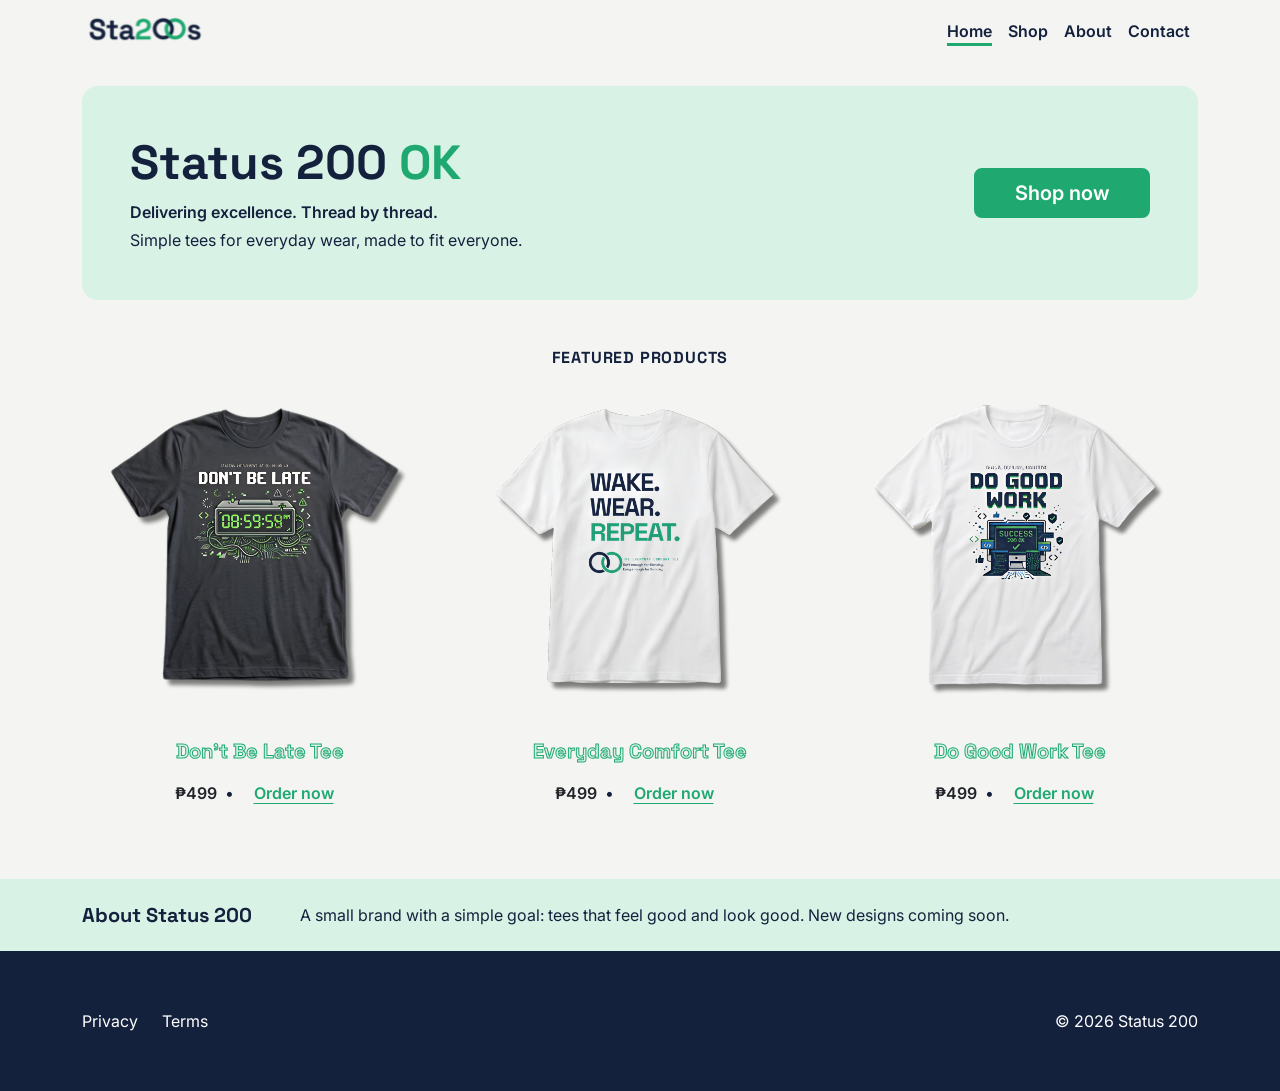
<file: index.html>
<!DOCTYPE html>
<html lang="en">
<head>
  <meta charset="UTF-8">
  <meta name="viewport" content="width=device-width, initial-scale=1">
  <meta name="description" content="Status 200 sells simple tees for everyday wear, made to fit everyone.">
  <title>Status 200 | Home</title>

  <link href="https://fonts.googleapis.com/css2?family=Inter:wght@400;600&family=Space+Grotesk:wght@700&display=swap" rel="stylesheet">
  <link href="https://cdn.jsdelivr.net/npm/bootstrap@5.3.3/dist/css/bootstrap.min.css" rel="stylesheet">
  <link href="css/style.css" rel="stylesheet">
</head>
<body>
  <a class="skip-link" href="#main-content">Skip to main content</a>

  <header>
    <nav class="navbar navbar-expand-md site-nav" aria-label="Main navigation">
      <div class="container">
        <a class="navbar-brand" href="index.html">
          <img src="images/logo.svg" alt="Status 200 home" height="36">
        </a>
        <button class="navbar-toggler" type="button" data-bs-toggle="collapse"
                data-bs-target="#mainNav" aria-controls="mainNav"
                aria-expanded="false" aria-label="Toggle navigation">
          <span class="navbar-toggler-icon"></span>
        </button>
        <div class="collapse navbar-collapse justify-content-end" id="mainNav">
          <ul class="navbar-nav">
            <li class="nav-item"><a class="nav-link" href="index.html" aria-current="page">Home</a></li>
            <li class="nav-item"><a class="nav-link" href="index.html#featured-products">Shop</a></li>
            <li class="nav-item"><a class="nav-link" href="index.html#about">About</a></li>
            <li class="nav-item"><a class="nav-link" href="contact.html">Contact</a></li>
          </ul>
        </div>
      </div>
    </nav>
  </header>

  <main id="main-content">
    <section class="container my-4">
      <div class="hero-card rounded-4 p-4 p-md-5 d-md-flex justify-content-between align-items-md-center">
        <div class="mb-4 mb-md-0">
          <h1>Status 200 <span class="accent">OK</span></h1>
          <p class="hero-tagline mb-1">Delivering excellence. Thread by thread.</p>
          <p class="mb-0">Simple tees for everyday wear, made to fit everyone.</p>
        </div>
        <a href="index.html#featured-products" class="btn btn-shop btn-lg">Shop now</a>
      </div>
    </section>

    <section id="featured-products" class="container my-5">
      <h2 class="section-title text-center mb-4">Featured Products</h2>
      <div class="row row-cols-1 row-cols-md-3 g-4 justify-content-center">

        <div class="col">
          <div class="card product-card h-100 text-center border-0">
            <a href="product-dont-be-late-tee.html">
              <img src="images/dont-be-late-tee.svg" class="card-img-top product-img"
                   alt="Don't Be Late Tee, front view" width="400" height="400">
            </a>
            <div class="card-body">
              <h3 class="product-name">Don't Be Late Tee</h3>
              <p class="product-meta mb-0">
                <span class="product-price">₱499</span>
                <span class="meta-dot" aria-hidden="true">&bull;</span>
                <a class="order-link" href="product-dont-be-late-tee.html">Order now<span class="visually-hidden">: Don't Be Late Tee</span></a>
              </p>
            </div>
          </div>
        </div>

        <div class="col">
          <div class="card product-card h-100 text-center border-0">
            <a href="product-everyday-comfort-tee.html">
              <img src="images/everyday-comfort-tee.svg" class="card-img-top product-img"
                   alt="Everyday Comfort Tee, front view" width="400" height="400">
            </a>
            <div class="card-body">
              <h3 class="product-name">Everyday Comfort Tee</h3>
              <p class="product-meta mb-0">
                <span class="product-price">₱499</span>
                <span class="meta-dot" aria-hidden="true">&bull;</span>
                <a class="order-link" href="product-everyday-comfort-tee.html">Order now<span class="visually-hidden">: Everyday Comfort Tee</span></a>
              </p>
            </div>
          </div>
        </div>

        <div class="col">
          <div class="card product-card h-100 text-center border-0">
            <a href="product-do-good-work-tee.html">
              <img src="images/do-good-work-tee.svg" class="card-img-top product-img"
                   alt="Do Good Work Tee, front view" width="400" height="400">
            </a>
            <div class="card-body">
              <h3 class="product-name">Do Good Work Tee</h3>
              <p class="product-meta mb-0">
                <span class="product-price">₱499</span>
                <span class="meta-dot" aria-hidden="true">&bull;</span>
                <a class="order-link" href="product-do-good-work-tee.html">Order now<span class="visually-hidden">: Do Good Work Tee</span></a>
              </p>
            </div>
          </div>
        </div>

      </div>
    </section>

    <section id="about" class="about-section py-4">
      <div class="container d-md-flex align-items-md-center gap-md-5">
        <h2 class="about-title mb-2 mb-md-0">About Status 200</h2>
        <p class="mb-0">A small brand with a simple goal: tees that feel good and look good. New designs coming soon.</p>
      </div>
    </section>
  </main>

  <footer class="site-footer py-5">
    <div class="container d-flex flex-column flex-md-row justify-content-between align-items-md-center gap-3">
      <nav aria-label="Footer navigation">
        <ul class="list-unstyled d-flex gap-4 mb-0">
          <li><a href="privacy.html">Privacy</a></li>
          <li><a href="privacy.html#terms">Terms</a></li>
        </ul>
      </nav>
      <p class="mb-0">© 2026 Status 200</p>
    </div>
  </footer>

  <script src="https://cdn.jsdelivr.net/npm/bootstrap@5.3.3/dist/js/bootstrap.bundle.min.js"></script>
  <script src="js/main.js"></script>
</body>
</html>
</file>
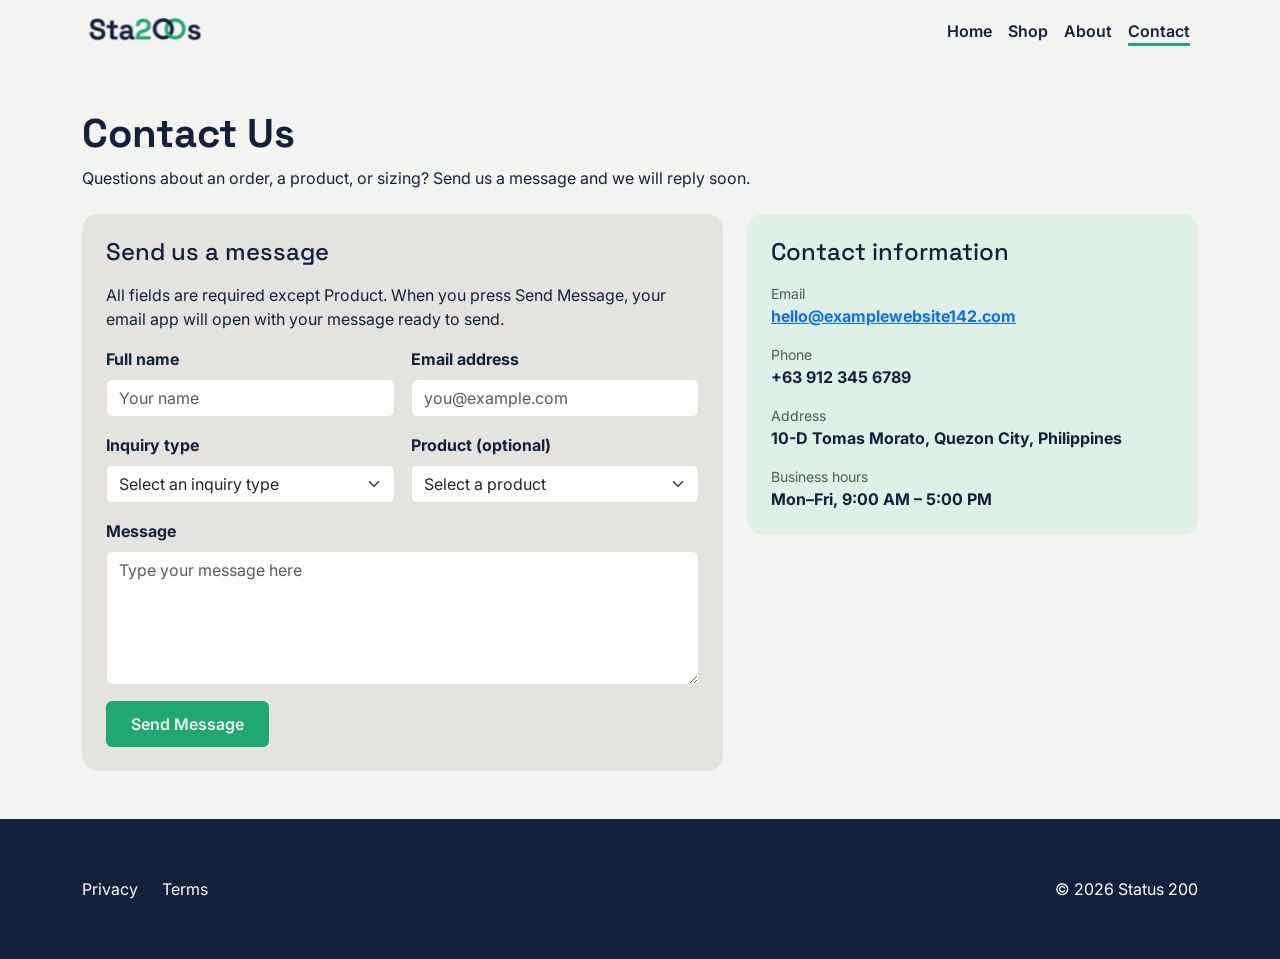
<file: contact.html>
<!DOCTYPE html>
<html lang="en">
<head>
  <meta charset="UTF-8">
  <meta name="viewport" content="width=device-width, initial-scale=1">
  <meta name="description" content="Contact Us Status 200">
  <title>Status 200 | Contact Us</title>

  <link href="https://fonts.googleapis.com/css2?family=Inter:wght@400;600&family=Space+Grotesk:wght@700&display=swap" rel="stylesheet">
  <link href="https://cdn.jsdelivr.net/npm/bootstrap@5.3.3/dist/css/bootstrap.min.css" rel="stylesheet">
  <link href="css/style.css" rel="stylesheet">
  <script src="js/mailto.js" defer></script>
</head>
<body>
  <a class="skip-link" href="#main-content">Skip to main content</a>

  <header>
    <nav class="navbar navbar-expand-md site-nav" aria-label="Main navigation">
      <div class="container">
        <a class="navbar-brand" href="index.html">
          <img src="images/logo.svg" alt="Status 200 home" height="36">
        </a>
        <button class="navbar-toggler" type="button" data-bs-toggle="collapse"
                data-bs-target="#mainNav" aria-controls="mainNav"
                aria-expanded="false" aria-label="Toggle navigation">
          <span class="navbar-toggler-icon"></span>
        </button>
        <div class="collapse navbar-collapse justify-content-end" id="mainNav">
          <ul class="navbar-nav">
            <li class="nav-item"><a class="nav-link" href="index.html">Home</a></li>
            <li class="nav-item"><a class="nav-link" href="index.html#featured-products">Shop</a></li>
            <li class="nav-item"><a class="nav-link" href="index.html#about">About</a></li>
            <li class="nav-item"><a class="nav-link" href="contact.html" aria-current="page">Contact</a></li>
          </ul>
        </div>
      </div>
    </nav>
  </header>

  <main id="main-content">
    <section class="container my-5">
      <h1>Contact Us</h1>
      <p class="contact-subtitle mb-4">Questions about an order, a product, or sizing? Send us a message and we will reply soon.</p>

      <div class="row g-4 align-items-start">
        <div class="col-md-7"> 
          <div class="contact-box p-4 rounded-4">
            <h2 class="h4 mb-3">Send us a message</h2>

            <p id="formNote" class="mb-3">All fields are required except Product. When you press Send Message, your email app will open with your message ready to send.</p>

            <form id="contactForm" class="contactForm" action="#" method="post" aria-describedby="formNote">
              <div class="row g-3">
                <div class="col-md-6">
                  <label for="fullName" class="form-label"><strong>Full name</strong></label>
                  <input type="text" class="form-control" id="fullName" placeholder="Your name" required>
                </div>

                <div class="col-md-6">
                  <label for="email" class="form-label"><strong>Email address</strong></label>
                  <input type="email" class="form-control" id="email" placeholder="you@example.com" required>
                </div>

                <div class="col-md-6">
                  <label for="inquiryType" class="form-label"><strong>Inquiry type</strong></label>
                  <select class="form-select" id="inquiryType" required>
                    <option value="" selected disabled>Select an inquiry type</option>
                    <option value="Order Inquiry">Order inquiry</option>
                    <option value="Product or Sizing">Product or sizing</option>
                    <option value="General Inquiry">General question</option>
                  </select>
                </div>

                <div class="col-md-6">
                  <label for="product" class="form-label"><strong>Product (optional)</strong></label>
                  <select class="form-select" id="product">
                    <option value="" selected>Select a product</option>
                    <option value="dont-be-late">Don't Be Late Tee</option>
                    <option value="everyday-comfort">Everyday Comfort Tee</option>
                    <option value="do-good-work">Do Good Work Tee</option>
                  </select>
                </div>

                <div class="col-12">
                  <label for="message" class="form-label"><strong>Message</strong></label>
                  <textarea class="form-control" id="message" rows="5" placeholder="Type your message here" required></textarea>
                </div>

                <div class="col-12">
                  <button type="submit" class="btn btn-send">Send Message</button>
                </div>
              </div>
            </form>

            <div id="confirmation" class="alert alert-success mt-3 mb-0 d-none" role="status" aria-live="polite">
              Your email app should now open with your message. Please press Send in your email app to complete it.
            </div>
          </div>    
        </div>

        <div class="col-md-5">
          <div class="info-box p-4 rounded-4">
            <h2 class="h4 mb-3">Contact information</h2>

            <p class="mb-3">
              <small class="text-muted d-block">Email</small>
              <strong><a href="mailto:hello@examplewebsite142.com">hello@examplewebsite142.com</a></strong>
            </p>

            <p class="mb-3">
              <small class="text-muted d-block">Phone</small>
              <strong>+63 912 345 6789</strong>
            </p>

            <p class="mb-3">
              <small class="text-muted d-block">Address</small>
              <strong>10-D Tomas Morato, Quezon City, Philippines</strong>
            </p>

            <p class="mb-0">
              <small class="text-muted d-block">Business hours</small>
              <strong>Mon–Fri, 9:00 AM – 5:00 PM</strong>
            </p>
          </div>
        </div>
      </div>
    </section>
  </main>

  <footer class="site-footer py-5">
    <div class="container d-flex flex-column flex-md-row justify-content-between align-items-md-center gap-3">
      <nav aria-label="Footer navigation">
        <ul class="list-unstyled d-flex gap-4 mb-0">
          <li><a href="privacy.html">Privacy</a></li>
          <li><a href="privacy.html#terms">Terms</a></li>
        </ul>
      </nav>
      <p class="mb-0">© 2026 Status 200</p>
    </div>
  </footer>

  <script src="https://cdn.jsdelivr.net/npm/bootstrap@5.3.3/dist/js/bootstrap.bundle.min.js"></script>
</body>
</html>
</file>
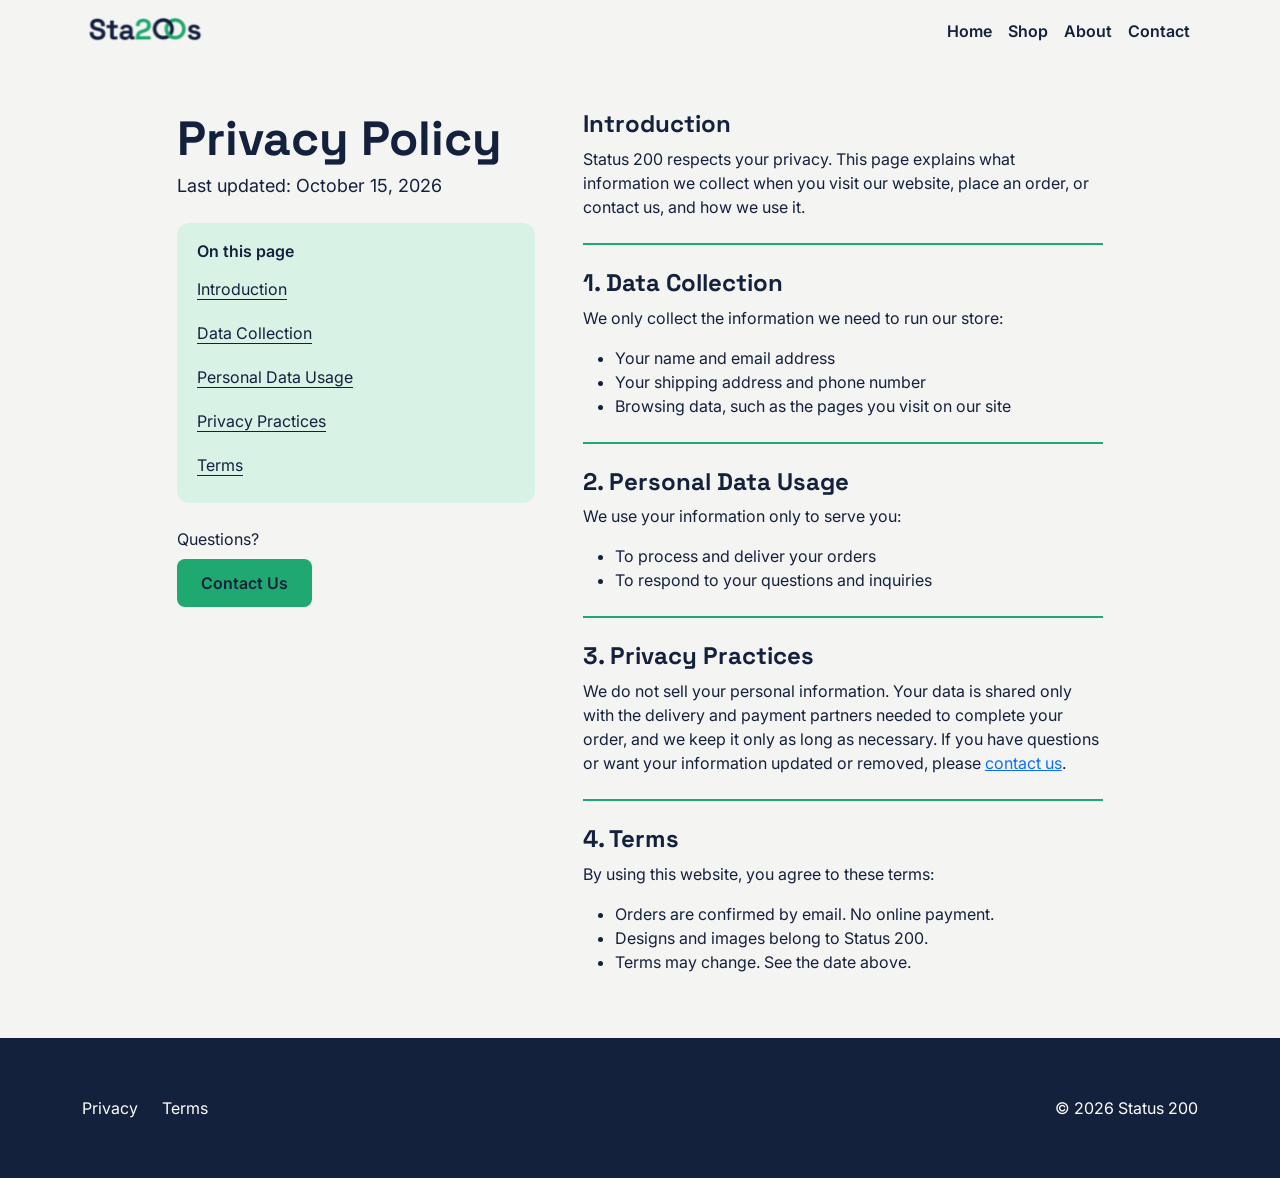
<file: privacy.html>
<!DOCTYPE html>
<html lang="en">
<head>
  <meta charset="utf-8">
  <meta name="viewport" content="width=device-width, initial-scale=1">
  <meta name="description" content="How Status 200 collects, uses and protects your information.">
  <title>Status 200 | Privacy Policy</title>
  <link rel="preconnect" href="https://fonts.googleapis.com">
  <link rel="preconnect" href="https://fonts.gstatic.com" crossorigin>
  <link href="https://fonts.googleapis.com/css2?family=Inter:wght@400;600&family=Space+Grotesk:wght@700&display=swap" rel="stylesheet">
  <link href="https://cdn.jsdelivr.net/npm/bootstrap@5.3.3/dist/css/bootstrap.min.css" rel="stylesheet">
  <link href="css/style.css" rel="stylesheet">
</head>
<body>
  <a class="skip-link" href="#main-content">Skip to main content</a>

  <header>
    <nav class="navbar navbar-expand-md site-nav" aria-label="Main navigation">
      <div class="container">
        <a class="navbar-brand" href="index.html"><img src="images/logo.svg" alt="Status 200 home" height="36"></a>
        <button class="navbar-toggler" type="button" data-bs-toggle="collapse" data-bs-target="#mainNav" aria-controls="mainNav" aria-expanded="false" aria-label="Toggle navigation">
          <span class="navbar-toggler-icon"></span>
        </button>
        <div class="collapse navbar-collapse justify-content-end" id="mainNav">
          <ul class="navbar-nav">
            <li class="nav-item"><a class="nav-link" href="index.html">Home</a></li>
            <li class="nav-item"><a class="nav-link" href="index.html#featured-products">Shop</a></li>
            <li class="nav-item"><a class="nav-link" href="index.html#about">About</a></li>
            <li class="nav-item"><a class="nav-link" href="contact.html">Contact</a></li>
          </ul>
        </div>
      </div>
    </nav>
  </header>

  <main id="main-content" class="container py-4 py-lg-5">
    <div class="row justify-content-center">
      <div class="col-lg-10">
        <div class="row g-4 g-lg-5">
          <aside class="col-lg-5" aria-label="Page sidebar">
            <h1 class="policy-title mb-1">Privacy Policy</h1>
            <p class="policy-date mb-4">Last updated: <time datetime="2026-10-15">October 15, 2026</time></p>

            <nav class="toc" aria-labelledby="toc-title">
              <p id="toc-title" class="fw-semibold mb-1">On this page</p>
              <ul class="list-unstyled mb-0">
                <li><a href="#introduction">Introduction</a></li>
                <li><a href="#data-collection">Data Collection</a></li>
                <li><a href="#personal-data-usage">Personal Data Usage</a></li>
                <li><a href="#privacy-practices">Privacy Practices</a></li>
                <li><a href="#terms">Terms</a></li>
              </ul>
            </nav>
            <div class="mt-4">
              <p class="mb-2">Questions?</p>
              <a class="btn btn-contact" href="contact.html">Contact Us</a>
            </div>
          </aside>

          <article class="col-lg-7">
            <section class="policy-section" aria-labelledby="introduction">
              <h2 id="introduction">Introduction</h2>
              <p>Status 200 respects your privacy. This page explains what information we collect when you visit our website, place an order, or contact us, and how we use it.</p>
            </section>
            <hr class="divider">
            <section class="policy-section" aria-labelledby="data-collection">
              <h2 id="data-collection">1. Data Collection</h2>
              <p>We only collect the information we need to run our store:</p>
              <ul>
                <li>Your name and email address</li>
                <li>Your shipping address and phone number</li>
                <li>Browsing data, such as the pages you visit on our site</li>
              </ul>
            </section>
            <hr class="divider">
            <section class="policy-section" aria-labelledby="personal-data-usage">
              <h2 id="personal-data-usage">2. Personal Data Usage</h2>
              <p>We use your information only to serve you:</p>
              <ul>
                <li>To process and deliver your orders</li>
                <li>To respond to your questions and inquiries</li>
              </ul>
            </section>
            <hr class="divider">
            <section class="policy-section" aria-labelledby="privacy-practices">
              <h2 id="privacy-practices">3. Privacy Practices</h2>
              <p>We do not sell your personal information. Your data is shared only with the delivery and payment partners needed to complete your order, and we keep it only as long as necessary. If you have questions or want your information updated or removed, please <a href="contact.html">contact us</a>.</p>
            </section>
            <hr class="divider">
            <section class="policy-section" aria-labelledby="terms">
              <h2 id="terms">4. Terms</h2>
              <p>By using this website, you agree to these terms:</p>
              <ul>
                <li>Orders are confirmed by email. No online payment.</li>
                <li>Designs and images belong to Status 200.</li>
                <li>Terms may change. See the date above.</li>
              </ul>
            </section>
          </article>
        </div>
      </div>
    </div>
  </main>

  <footer class="site-footer py-5">
    <div class="container d-flex flex-column flex-md-row justify-content-between align-items-md-center gap-3">
      <nav aria-label="Footer navigation">
        <ul class="list-unstyled d-flex gap-4 mb-0">
          <li><a href="privacy.html">Privacy</a></li>
          <li><a href="privacy.html#terms">Terms</a></li>
        </ul>
      </nav>
      <p class="mb-0">&copy; 2026 Status 200</p>
    </div>
  </footer>

  <script src="https://cdn.jsdelivr.net/npm/bootstrap@5.3.3/dist/js/bootstrap.bundle.min.js"></script>
  <script src="js/main.js"></script>
</body>
</html>
</file>
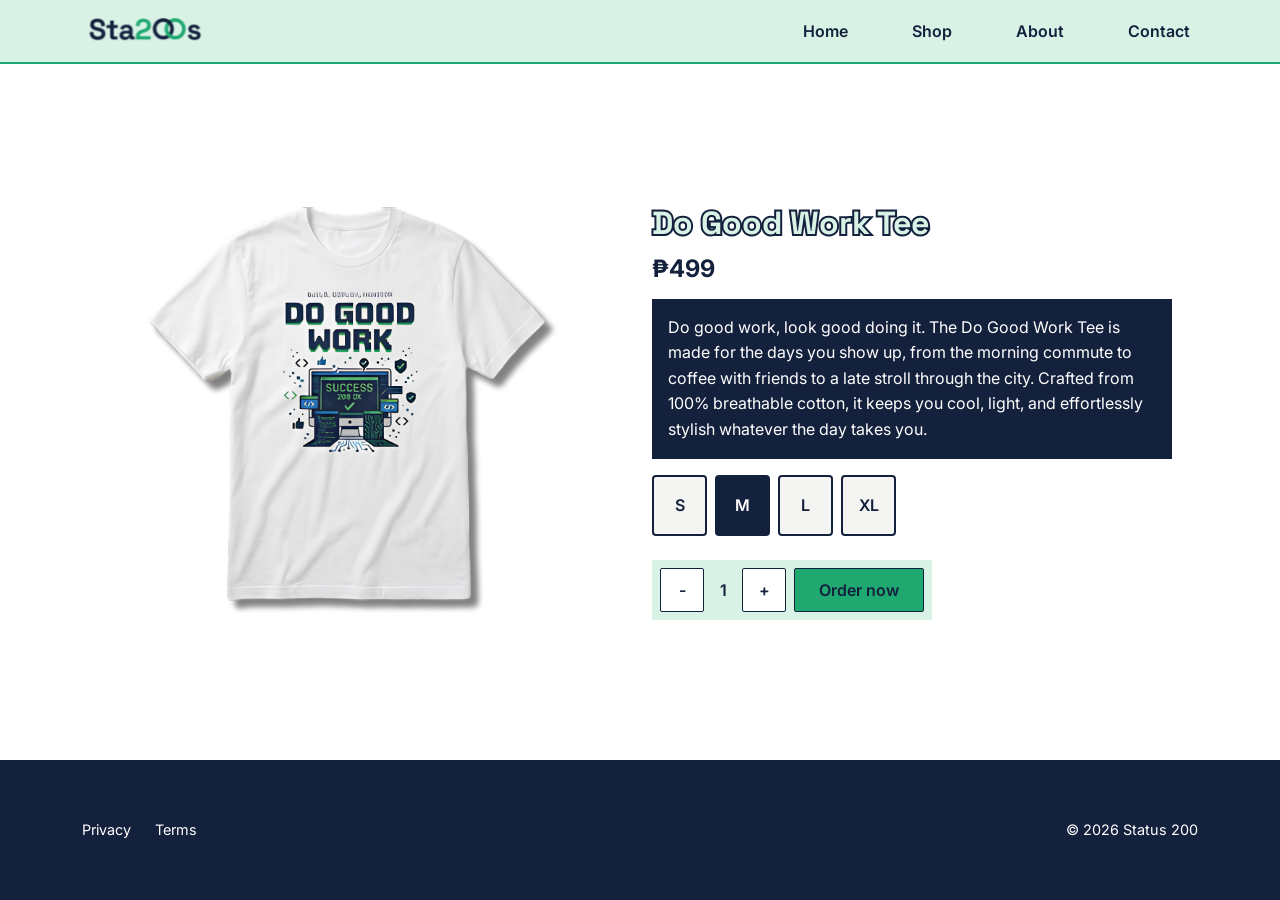
<file: product-do-good-work-tee.html>
<!DOCTYPE html>
<html lang="en">
<head>
  <meta charset="UTF-8">
  <meta name="viewport" content="width=device-width, initial-scale=1">
  <meta name="description" content="Do Good Work Tee by Status 200. Pick a size and order by email.">
  <title>Status 200 | Do Good Work Tee</title>

  <link href="https://fonts.googleapis.com/css2?family=Inter:wght@400;600&family=Space+Grotesk:wght@700&display=swap" rel="stylesheet">
  <link href="https://cdn.jsdelivr.net/npm/bootstrap@5.3.3/dist/css/bootstrap.min.css" rel="stylesheet">
  <link href="css/style.css" rel="stylesheet">
  <link href="css/product.css" rel="stylesheet">
</head>
<body>
  <a class="skip-link" href="#main-content">Skip to main content</a>

  <header>
    <nav class="navbar navbar-expand-md site-nav" aria-label="Main navigation">
      <div class="container">
        <a class="navbar-brand" href="index.html">
          <img src="images/logo.svg" alt="Status 200 home" height="36">
        </a>
        <button class="navbar-toggler" type="button" data-bs-toggle="collapse"
                data-bs-target="#mainNav" aria-controls="mainNav"
                aria-expanded="false" aria-label="Toggle navigation">
          <span class="navbar-toggler-icon"></span>
        </button>
        <div class="collapse navbar-collapse justify-content-end" id="mainNav">
          <ul class="navbar-nav">
            <li class="nav-item"><a class="nav-link" href="index.html">Home</a></li>
            <li class="nav-item"><a class="nav-link" href="index.html#featured-products">Shop</a></li>
            <li class="nav-item"><a class="nav-link" href="index.html#about">About</a></li>
            <li class="nav-item"><a class="nav-link" href="contact.html">Contact</a></li>
          </ul>
        </div>
      </div>
    </nav>
  </header>

  <main id="main-content" class="container product-section">
    <div class="row align-items-center">

      <div class="col-md-6 text-center">
        <img src="images/do-good-work-tee.svg" alt="Do Good Work Tee, front view"
             class="product-img" width="600" height="600">
      </div>

      <div class="col-md-6">
        <div class="product-details">
          <h1 class="product-heading">Do Good Work Tee</h1>
          <p class="product-price">₱499</p>

          <p class="product-description">
            Do good work, look good doing it. The Do Good Work Tee is
            made for the days you show up, from the morning commute to
            coffee with friends to a late stroll through the city. Crafted
            from 100% breathable cotton, it keeps you cool, light, and
            effortlessly stylish whatever the day takes you.
          </p>

          <div class="size-options" role="group" aria-label="Size">
            <button class="size-btn" type="button" aria-pressed="false">S</button>
            <button class="size-btn active" type="button" aria-pressed="true">M</button>
            <button class="size-btn" type="button" aria-pressed="false">L</button>
            <button class="size-btn" type="button" aria-pressed="false">XL</button>
          </div>

          <div class="order-controls">
            <div class="quantity-control" role="group" aria-label="Quantity">
              <button type="button" id="qty-minus" aria-label="Decrease quantity">-</button>
              <span id="quantity" aria-live="polite">1</span>
              <button type="button" id="qty-plus" aria-label="Increase quantity">+</button>
            </div>
            <button type="button" class="order-button" id="order-btn"
                    data-product="Do Good Work Tee" aria-describedby="order-note">Order now</button>
          </div>
          <p id="order-note" class="visually-hidden">Opens your email app with your order ready to send.</p>
        </div>
      </div>

    </div>
  </main>

  <footer class="site-footer py-5">
    <div class="container d-flex flex-column flex-md-row justify-content-between align-items-md-center gap-3">
      <nav aria-label="Footer navigation">
        <ul class="list-unstyled d-flex gap-4 mb-0">
          <li><a href="privacy.html">Privacy</a></li>
          <li><a href="privacy.html#terms">Terms</a></li>
        </ul>
      </nav>
      <p class="mb-0">© 2026 Status 200</p>
    </div>
  </footer>

  <script src="https://cdn.jsdelivr.net/npm/bootstrap@5.3.3/dist/js/bootstrap.bundle.min.js"></script>
  <script src="js/order.js"></script>
</body>
</html>
</file>
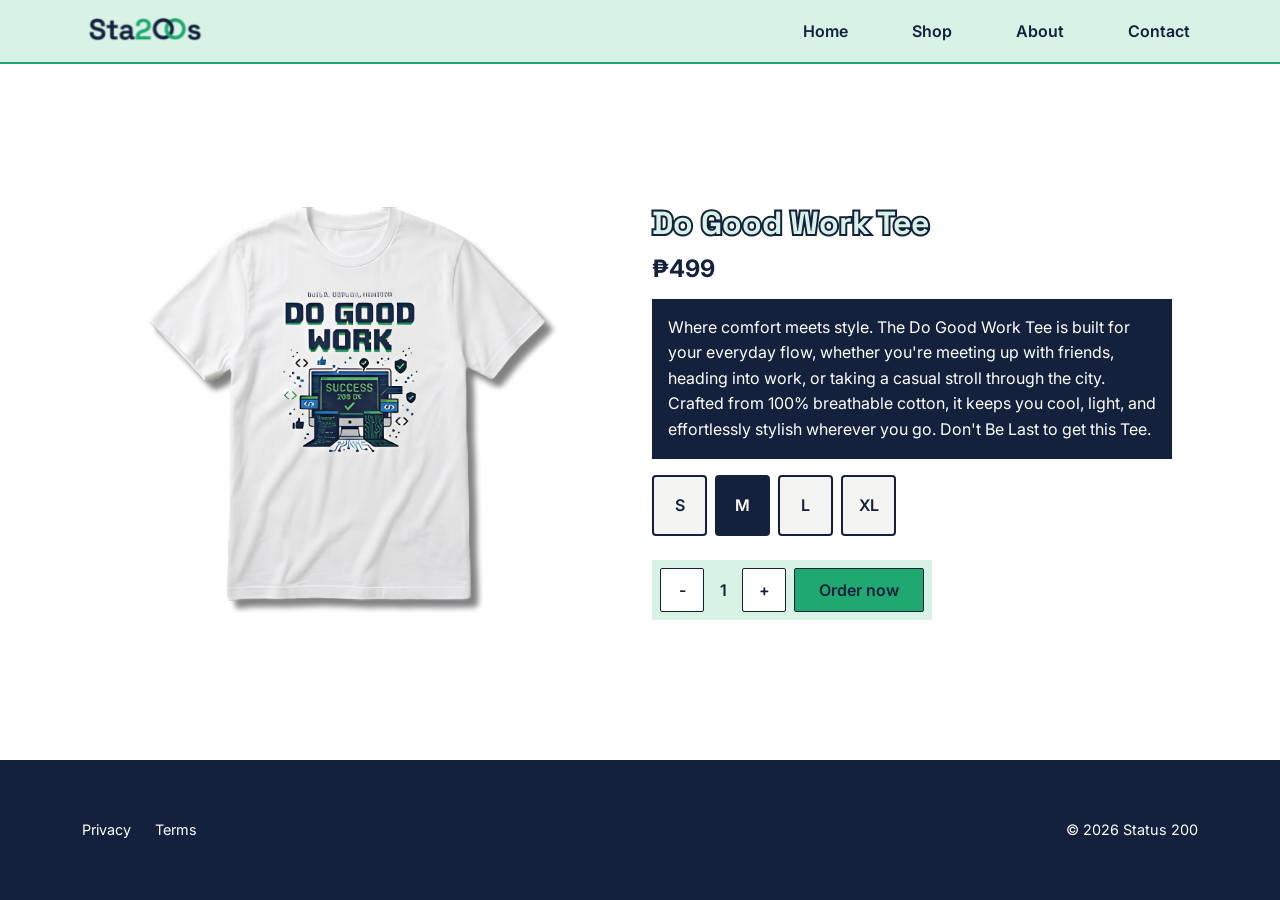
<file: product-do-good-work.html>
<!DOCTYPE html>
<html lang="en">
<head>
  <meta charset="UTF-8">
  <meta name="viewport" content="width=device-width, initial-scale=1">
  <meta name="description" content="Don't Be Late Tee by Status 200. Pick a size and order by email.">
  <title>Status 200 | Do Good Work Tee</title>

  <link href="https://fonts.googleapis.com/css2?family=Inter:wght@400;600&family=Space+Grotesk:wght@700&display=swap" rel="stylesheet">
  <link href="https://cdn.jsdelivr.net/npm/bootstrap@5.3.3/dist/css/bootstrap.min.css" rel="stylesheet">
  <link href="css/style.css" rel="stylesheet">
  <link href="css/product.css" rel="stylesheet">
</head>
<body>
  <a class="skip-link" href="#main-content">Skip to main content</a>

  <header>
    <nav class="navbar navbar-expand-md site-nav" aria-label="Main navigation">
      <div class="container">
        <a class="navbar-brand" href="index.html">
          <img src="images/logo.svg" alt="Status 200 home" height="36">
        </a>
        <button class="navbar-toggler" type="button" data-bs-toggle="collapse"
                data-bs-target="#mainNav" aria-controls="mainNav"
                aria-expanded="false" aria-label="Toggle navigation">
          <span class="navbar-toggler-icon"></span>
        </button>
        <div class="collapse navbar-collapse justify-content-end" id="mainNav">
          <ul class="navbar-nav">
            <li class="nav-item"><a class="nav-link" href="index.html">Home</a></li>
            <li class="nav-item"><a class="nav-link" href="index.html#featured-products">Shop</a></li>
            <li class="nav-item"><a class="nav-link" href="index.html#about">About</a></li>
            <li class="nav-item"><a class="nav-link" href="contact.html">Contact</a></li>
          </ul>
        </div>
      </div>
    </nav>
  </header>

  <main id="main-content" class="container product-section">
    <div class="row align-items-center">

      <div class="col-md-6 text-center">
        <img src="images/do-good-work-tee.svg" alt="Do Good Work Tee, front view"
             class="product-img" width="600" height="600">
      </div>

      <div class="col-md-6">
        <div class="product-details">
          <h1 class="product-heading">Do Good Work Tee</h1>
          <p class="product-price">₱499</p>

          <p class="product-description">
            Where comfort meets style. The Do Good Work Tee is built for your
            everyday flow, whether you're meeting up with friends, heading into
            work, or taking a casual stroll through the city. Crafted from 100%
            breathable cotton, it keeps you cool, light, and effortlessly stylish
            wherever you go. Don't Be Last to get this Tee.
          </p>

          <div class="size-options" role="group" aria-label="Size">
            <button class="size-btn" type="button" aria-pressed="false">S</button>
            <button class="size-btn active" type="button" aria-pressed="true">M</button>
            <button class="size-btn" type="button" aria-pressed="false">L</button>
            <button class="size-btn" type="button" aria-pressed="false">XL</button>
          </div>

          <div class="order-controls">
            <div class="quantity-control" role="group" aria-label="Quantity">
              <button type="button" id="qty-minus" aria-label="Decrease quantity">-</button>
              <span id="quantity" aria-live="polite">1</span>
              <button type="button" id="qty-plus" aria-label="Increase quantity">+</button>
            </div>
            <button type="button" class="order-button" id="order-btn"
                    data-product="Don't Be Late Tee" aria-describedby="order-note">Order now</button>
          </div>
          <p id="order-note" class="visually-hidden">Opens your email app with your order ready to send.</p>
        </div>
      </div>

    </div>
  </main>

  <footer class="site-footer py-5">
    <div class="container d-flex flex-column flex-md-row justify-content-between align-items-md-center gap-3">
      <nav aria-label="Footer navigation">
        <ul class="list-unstyled d-flex gap-4 mb-0">
          <li><a href="privacy.html">Privacy</a></li>
          <li><a href="privacy.html#terms">Terms</a></li>
        </ul>
      </nav>
      <p class="mb-0">© 2026 Status 200</p>
    </div>
  </footer>

  <script src="https://cdn.jsdelivr.net/npm/bootstrap@5.3.3/dist/js/bootstrap.bundle.min.js"></script>
  <script src="js/order.js"></script>
</body>
</html>
</file>
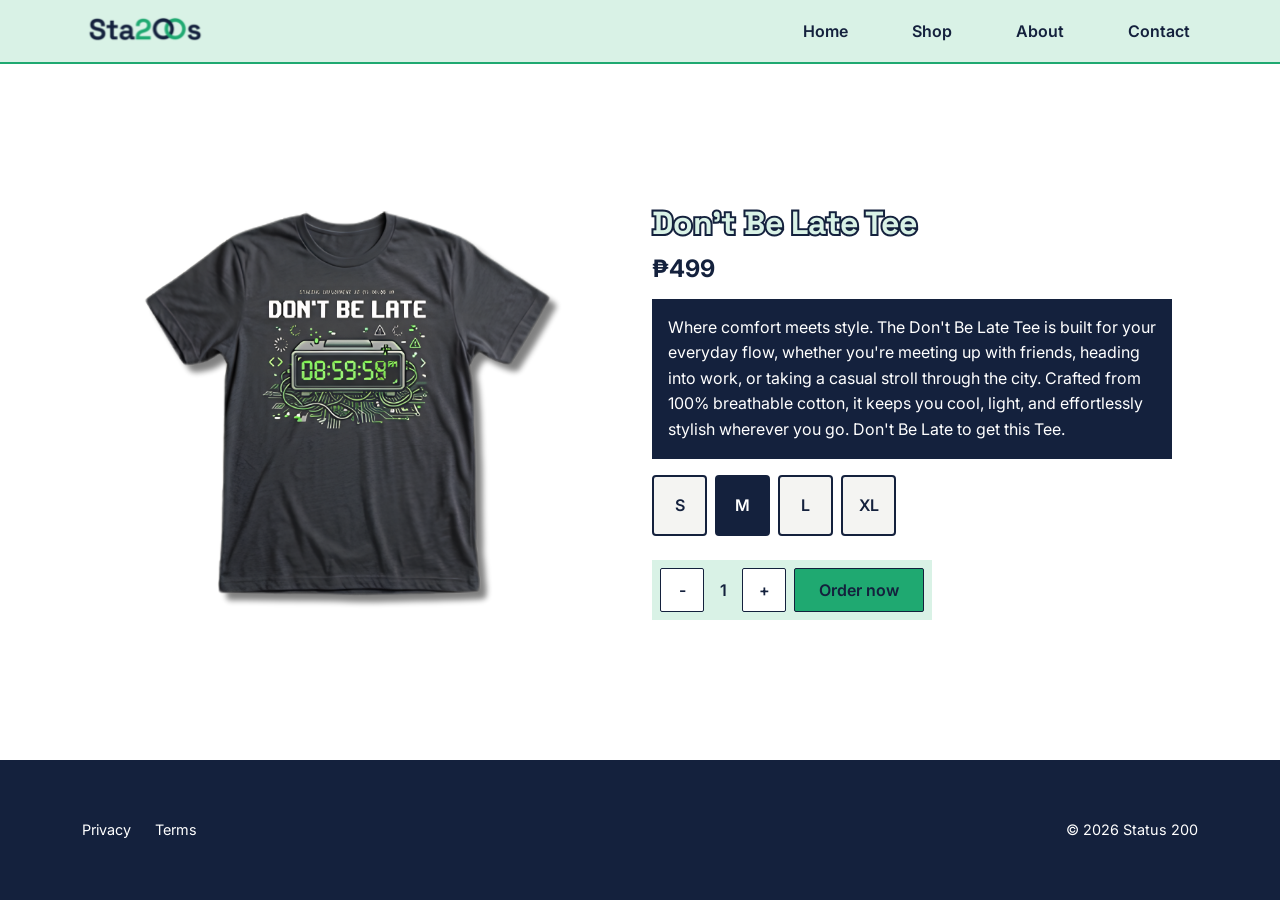
<file: product-dont-be-late-tee.html>
<!DOCTYPE html>
<html lang="en">
<head>
  <meta charset="UTF-8">
  <meta name="viewport" content="width=device-width, initial-scale=1">
  <meta name="description" content="Don't Be Late Tee by Status 200. Pick a size and order by email.">
  <title>Status 200 | Don't Be Late Tee</title>

  <link href="https://fonts.googleapis.com/css2?family=Inter:wght@400;600&family=Space+Grotesk:wght@700&display=swap" rel="stylesheet">
  <link href="https://cdn.jsdelivr.net/npm/bootstrap@5.3.3/dist/css/bootstrap.min.css" rel="stylesheet">
  <link href="css/style.css" rel="stylesheet">
  <link href="css/product.css" rel="stylesheet">
</head>
<body>
  <a class="skip-link" href="#main-content">Skip to main content</a>

  <header>
    <nav class="navbar navbar-expand-md site-nav" aria-label="Main navigation">
      <div class="container">
        <a class="navbar-brand" href="index.html">
          <img src="images/logo.svg" alt="Status 200 home" height="36">
        </a>
        <button class="navbar-toggler" type="button" data-bs-toggle="collapse"
                data-bs-target="#mainNav" aria-controls="mainNav"
                aria-expanded="false" aria-label="Toggle navigation">
          <span class="navbar-toggler-icon"></span>
        </button>
        <div class="collapse navbar-collapse justify-content-end" id="mainNav">
          <ul class="navbar-nav">
            <li class="nav-item"><a class="nav-link" href="index.html">Home</a></li>
            <li class="nav-item"><a class="nav-link" href="index.html#featured-products">Shop</a></li>
            <li class="nav-item"><a class="nav-link" href="index.html#about">About</a></li>
            <li class="nav-item"><a class="nav-link" href="contact.html">Contact</a></li>
          </ul>
        </div>
      </div>
    </nav>
  </header>

  <main id="main-content" class="container product-section">
    <div class="row align-items-center">

      <div class="col-md-6 text-center">
        <img src="images/dont-be-late-tee.svg" alt="Don't Be Late Tee, front view"
             class="product-img" width="600" height="600">
      </div>

      <div class="col-md-6">
        <div class="product-details">
          <h1 class="product-heading">Don't Be Late Tee</h1>
          <p class="product-price">₱499</p>

          <p class="product-description">
            Where comfort meets style. The Don't Be Late Tee is built for your
            everyday flow, whether you're meeting up with friends, heading into
            work, or taking a casual stroll through the city. Crafted from 100%
            breathable cotton, it keeps you cool, light, and effortlessly stylish
            wherever you go. Don't Be Late to get this Tee.
          </p>

          <div class="size-options" role="group" aria-label="Size">
            <button class="size-btn" type="button" aria-pressed="false">S</button>
            <button class="size-btn active" type="button" aria-pressed="true">M</button>
            <button class="size-btn" type="button" aria-pressed="false">L</button>
            <button class="size-btn" type="button" aria-pressed="false">XL</button>
          </div>

          <div class="order-controls">
            <div class="quantity-control" role="group" aria-label="Quantity">
              <button type="button" id="qty-minus" aria-label="Decrease quantity">-</button>
              <span id="quantity" aria-live="polite">1</span>
              <button type="button" id="qty-plus" aria-label="Increase quantity">+</button>
            </div>
            <button type="button" class="order-button" id="order-btn"
                    data-product="Don't Be Late Tee" aria-describedby="order-note">Order now</button>
          </div>
          <p id="order-note" class="visually-hidden">Opens your email app with your order ready to send.</p>
        </div>
      </div>

    </div>
  </main>

  <footer class="site-footer py-5">
    <div class="container d-flex flex-column flex-md-row justify-content-between align-items-md-center gap-3">
      <nav aria-label="Footer navigation">
        <ul class="list-unstyled d-flex gap-4 mb-0">
          <li><a href="privacy.html">Privacy</a></li>
          <li><a href="privacy.html#terms">Terms</a></li>
        </ul>
      </nav>
      <p class="mb-0">© 2026 Status 200</p>
    </div>
  </footer>

  <script src="https://cdn.jsdelivr.net/npm/bootstrap@5.3.3/dist/js/bootstrap.bundle.min.js"></script>
  <script src="js/order.js"></script>
</body>
</html>
</file>
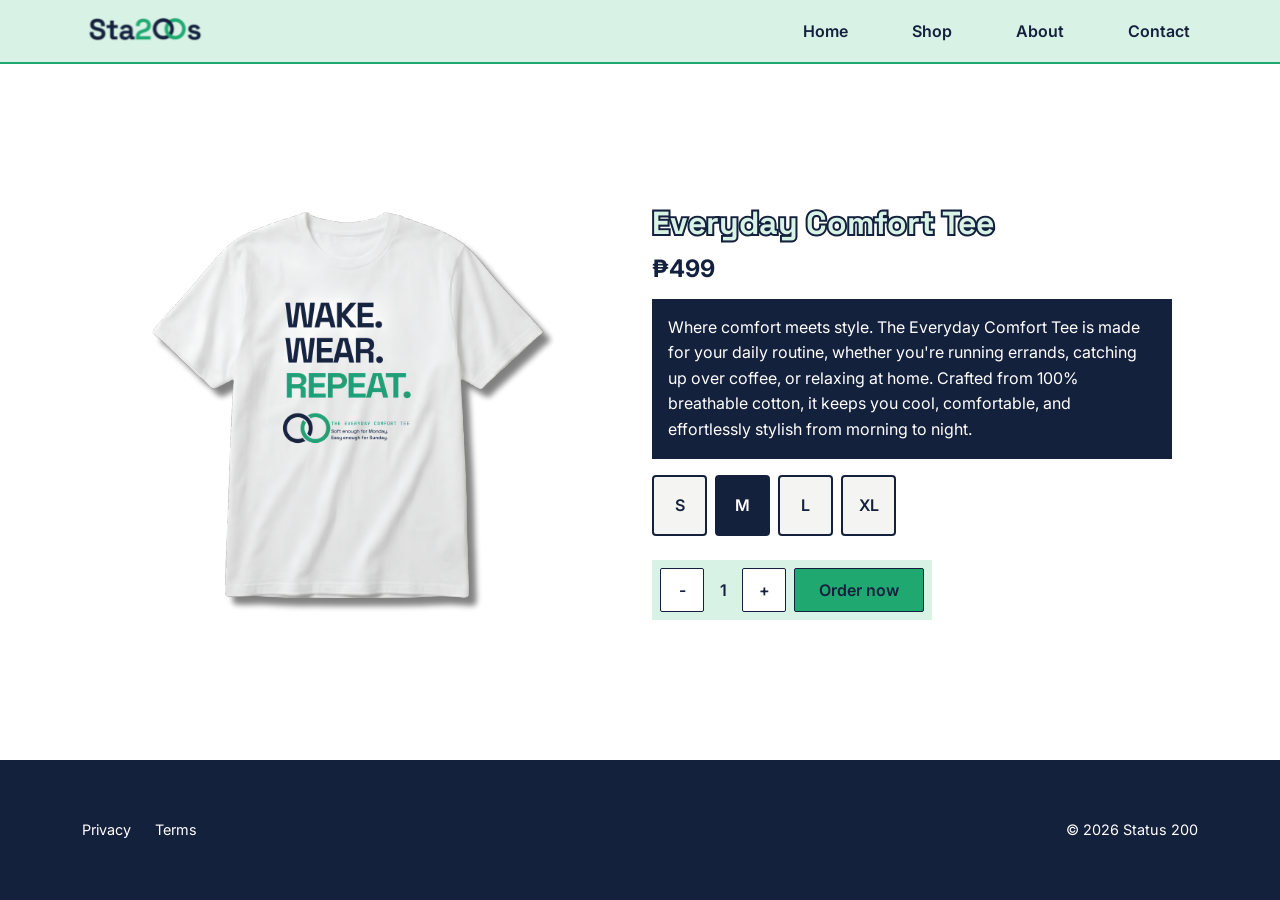
<file: product-everyday-comfort-tee.html>
<!DOCTYPE html>
<html lang="en">
<head>
  <meta charset="UTF-8">
  <meta name="viewport" content="width=device-width, initial-scale=1">
  <meta name="description" content="Everyday Comfort Tee by Status 200. Pick a size and order by email.">
  <title>Status 200 | Everyday Comfort Tee</title>

  <link href="https://fonts.googleapis.com/css2?family=Inter:wght@400;600&family=Space+Grotesk:wght@700&display=swap" rel="stylesheet">
  <link href="https://cdn.jsdelivr.net/npm/bootstrap@5.3.3/dist/css/bootstrap.min.css" rel="stylesheet">
  <link href="css/style.css" rel="stylesheet">
  <link href="css/product.css" rel="stylesheet">
</head>
<body>
  <a class="skip-link" href="#main-content">Skip to main content</a>

  <header>
    <nav class="navbar navbar-expand-md site-nav" aria-label="Main navigation">
      <div class="container">
        <a class="navbar-brand" href="index.html">
          <img src="images/logo.svg" alt="Status 200 home" height="36">
        </a>
        <button class="navbar-toggler" type="button" data-bs-toggle="collapse"
                data-bs-target="#mainNav" aria-controls="mainNav"
                aria-expanded="false" aria-label="Toggle navigation">
          <span class="navbar-toggler-icon"></span>
        </button>
        <div class="collapse navbar-collapse justify-content-end" id="mainNav">
          <ul class="navbar-nav">
            <li class="nav-item"><a class="nav-link" href="index.html">Home</a></li>
            <li class="nav-item"><a class="nav-link" href="index.html#featured-products">Shop</a></li>
            <li class="nav-item"><a class="nav-link" href="index.html#about">About</a></li>
            <li class="nav-item"><a class="nav-link" href="contact.html">Contact</a></li>
          </ul>
        </div>
      </div>
    </nav>
  </header>

  <main id="main-content" class="container product-section">
    <div class="row align-items-center">

      <div class="col-md-6 text-center">
        <img src="images/everyday-comfort-tee.svg" alt="Everyday Comfort Tee, front view"
             class="product-img" width="600" height="600">
      </div>

      <div class="col-md-6">
        <div class="product-details">
          <h1 class="product-heading">Everyday Comfort Tee</h1>
          <p class="product-price">₱499</p>

          <p class="product-description">
            Where comfort meets style. The Everyday Comfort Tee
            is made for your daily routine, whether you're running errands,
            catching up over coffee, or relaxing at home. Crafted
            from 100% breathable cotton, it keeps you cool, comfortable, and
            effortlessly stylish from morning to night.
          </p>

          <div class="size-options" role="group" aria-label="Size">
            <button class="size-btn" type="button" aria-pressed="false">S</button>
            <button class="size-btn active" type="button" aria-pressed="true">M</button>
            <button class="size-btn" type="button" aria-pressed="false">L</button>
            <button class="size-btn" type="button" aria-pressed="false">XL</button>
          </div>

          <div class="order-controls">
            <div class="quantity-control" role="group" aria-label="Quantity">
              <button type="button" id="qty-minus" aria-label="Decrease quantity">-</button>
              <span id="quantity" aria-live="polite">1</span>
              <button type="button" id="qty-plus" aria-label="Increase quantity">+</button>
            </div>
            <button type="button" class="order-button" id="order-btn"
                    data-product="Everyday Comfort Tee" aria-describedby="order-note">Order now</button>
          </div>
          <p id="order-note" class="visually-hidden">Opens your email app with your order ready to send.</p>
        </div>
      </div>

    </div>
  </main>

  <footer class="site-footer py-5">
    <div class="container d-flex flex-column flex-md-row justify-content-between align-items-md-center gap-3">
      <nav aria-label="Footer navigation">
        <ul class="list-unstyled d-flex gap-4 mb-0">
          <li><a href="privacy.html">Privacy</a></li>
          <li><a href="privacy.html#terms">Terms</a></li>
        </ul>
      </nav>
      <p class="mb-0">© 2026 Status 200</p>
    </div>
  </footer>

  <script src="https://cdn.jsdelivr.net/npm/bootstrap@5.3.3/dist/js/bootstrap.bundle.min.js"></script>
  <script src="js/order.js"></script>
</body>
</html>
</file>
<file: css/style.css>
:root {
  --jungle-green: #1FA971;
  --prussian-blue: #14213D;
  --honeydew: #D9F2E6;
  --white-smoke: #F4F4F2;
}

body {
  font-family: "Inter", sans-serif;
  font-size: 1rem;
  font-weight: 400;
  color: var(--prussian-blue);
  background-color: var(--white-smoke);
  display: flex;
  flex-direction: column;
  min-height: 100vh;
}

h1, h2, h3 {
  font-family: "Space Grotesk", sans-serif;
  font-weight: 700;
  color: var(--prussian-blue);
}

.skip-link {
  position: absolute;
  left: -999px;
  top: 0;
  background: var(--prussian-blue);
  color: #fff;
  padding: 0.75rem 1rem;
  z-index: 2000;
}
.skip-link:focus { left: 0; }

a:focus-visible,
.btn:focus-visible,
.navbar-toggler:focus-visible {
  outline: 3px solid var(--prussian-blue);
  outline-offset: 3px;
  box-shadow: none;
}

.site-nav { background-color: var(--white-smoke); }
.site-nav .nav-link {
  color: var(--prussian-blue);
  font-weight: 600;
  min-height: 44px;
  display: flex;
  align-items: center;
  padding-left: 1rem;
  padding-right: 1rem;
}
.site-nav .nav-link:hover,
.site-nav .nav-link[aria-current="page"] {
  color: var(--prussian-blue);
  text-decoration: underline;
  text-decoration-color: var(--jungle-green);
  text-decoration-thickness: 3px;
  text-underline-offset: 6px;
}
.navbar-toggler { min-width: 44px; min-height: 44px; }

.hero-card { background-color: var(--honeydew); }
.hero-card h1 { font-size: 3rem; margin-bottom: 0.5rem; }
.hero-card .accent { color: var(--jungle-green); }
.hero-tagline { font-weight: 600; }

.btn-shop {
  background-color: var(--jungle-green);
  border: 2px solid var(--jungle-green);
  color: #fff;
  font-weight: 600;
  min-width: 11rem;
  min-height: 48px;
  border-radius: 0.5rem;
}
.btn-shop:hover,
.btn-shop:active {
  background-color: var(--prussian-blue);
  border-color: var(--prussian-blue);
  color: #fff;
}

.section-title {
  font-size: 1rem;
  text-transform: uppercase;
  letter-spacing: 0.05em;
}
.product-card { background: transparent; max-width: 320px; margin: 0 auto; }
.product-img {
  aspect-ratio: 1 / 1;
  object-fit: contain;
  background-color: transparent;
  width: 100%;
  height: auto;
  transition: transform 0.3s ease;
}
.product-card:hover .product-img,
.product-card:focus-within .product-img {
  transform: scale(1.05);
}
@media (prefers-reduced-motion: reduce) {
  .product-img {
    transition: none;
  }
  .product-card:hover .product-img,
  .product-card:focus-within .product-img {
    transform: none;
  }
}
.product-name,
.product-name a {
  font-size: 1.25rem;
  margin-top: 0.75rem;
  color: var(--honeydew);
  -webkit-text-stroke: 1px var(--jungle-green);
}

.product-meta {
  display: flex;
  justify-content: center;
  align-items: center;
  flex-wrap: wrap;
  gap: 0.5rem;
}
.product-price { font-weight: 600; margin: 0; }
.meta-dot { color: var(--prussian-blue); }
.order-link {
  display: inline-block;
  min-height: 44px;
  line-height: 44px;
  padding: 0 0.75rem;
  color: var(--jungle-green);
  font-weight: 600;
  text-decoration: underline;
  text-underline-offset: 4px;
}
.order-link:hover { color: var(--prussian-blue); }

.about-section { background-color: var(--honeydew); }
.about-title { font-size: 1.25rem; white-space: nowrap; }

.site-footer { background-color: var(--prussian-blue); color: #fff; }
.site-footer a {
  display: inline-block;
  min-height: 44px;
  line-height: 44px;
  color: #fff;
  text-decoration: none;
  text-underline-offset: 4px;
}
.site-footer a:focus-visible { outline-color: #fff; }

@media (max-width: 767.98px) {
  .hero-card h1 { font-size: 2.25rem; }
  .btn-shop { width: 100%; }
}

.contact-box {
  background-color: #e4e3e0;
}

.info-box {
  background-color: #dff0e6;
}

.btn-send {
  background-color: #1FA971;
  color: #F4F4F2;
  font-weight: 600;
  padding: 10px 24px;
}

.btn-send:hover {
  background-color: #181d31;
  color: #F4F4F2;
}

.contact-box,
.info-box {
  overflow-wrap: break-word;
}

.policy-title {
  font-size: clamp(2.25rem, 4vw, 3rem);
}

.policy-date {
  font-size: 1.125rem;
}

@media (min-width: 992px) {
  .policy-title {
    white-space: nowrap;
  }
}

.toc {
  background-color: var(--honeydew);
  border-radius: 12px;
  padding: 1rem 1.25rem;
}
.toc a {
  display: flex;
  align-items: center;
  min-height: 44px;
  color: var(--prussian-blue);
  text-decoration: underline;
  text-underline-offset: 4px;
}

.btn-contact {
  background-color: var(--jungle-green);
  color: var(--prussian-blue);
  font-weight: 600;
  border: 0;
  border-radius: 8px;
  padding: 0.75rem 1.5rem;
  min-height: 44px;
}
.btn-contact:hover {
  background-color: var(--prussian-blue);
  color: #fff;
}

.policy-section {
  scroll-margin-top: 1rem;
}
.policy-section h2 {
  font-size: 1.5rem;
}

.divider {
  border: 0;
  border-top: 2px solid var(--jungle-green);
  opacity: 1;
  margin: 1.5rem 0;
}

main {
  flex: 1;
}
</file>
<file: css/product.css>
body {
  background-color: #fff;
  min-height: 100vh;
  display: flex;
  flex-direction: column;
}

.site-nav {
  background-color: var(--honeydew);
  border-bottom: 2px solid var(--jungle-green);
}
@media (min-width: 768px) {
  .site-nav .navbar-nav { gap: 3rem; }
}

.product-section {
  flex: 1;
  display: flex;
  flex-direction: column;
  justify-content: center;
  padding-top: 2rem;
  padding-bottom: 2rem;
}

.product-img { width: 100%; max-width: 450px; height: auto; }
.product-details { max-width: 520px; }

.product-heading {
  font-size: 2rem;
  color: #fff;
  -webkit-text-stroke: 2px var(--prussian-blue);
  paint-order: stroke fill;
  text-shadow: 2px 2px 0 var(--jungle-green);
  margin-bottom: 0.5rem;
}

.product-price {
  font-size: 1.5rem;
  font-weight: 700;
  margin-bottom: 0.75rem;
}

.product-description {
  background-color: var(--prussian-blue);
  color: #fff;
  padding: 1rem;
  line-height: 1.6;
  margin-bottom: 1rem;
}

.size-options {
  display: flex;
  gap: 0.5rem;
  margin-bottom: 1.5rem;
}
.size-btn {
  background-color: #fff;
  color: var(--prussian-blue);
  border: 1px solid var(--prussian-blue);
  border-radius: 4px;
  min-width: 48px;
  min-height: 48px;
  font-weight: 600;
}
.size-btn:hover { background-color: var(--honeydew); }
.size-btn.active {
  background-color: var(--prussian-blue);
  color: #fff;
}

.order-controls {
  display: flex;
  align-items: center;
  gap: 0.5rem;
  background-color: var(--honeydew);
  padding: 0.5rem;
  width: fit-content;
}
.quantity-control {
  display: flex;
  align-items: center;
  gap: 0.5rem;
}
.quantity-control button {
  background-color: #fff;
  color: var(--prussian-blue);
  border: 1px solid var(--prussian-blue);
  border-radius: 2px;
  width: 44px;
  height: 44px;
  font-weight: 600;
}
.quantity-control span {
  min-width: 2ch;
  text-align: center;
  font-weight: 600;
}

.order-button {
  background-color: var(--jungle-green);
  color: var(--prussian-blue);
  border: 1px solid var(--prussian-blue);
  border-radius: 2px;
  min-height: 44px;
  padding: 0 1.5rem;
  font-weight: 600;
}
.order-button:hover,
.order-button:active,
.order-button:focus {
  background-color: var(--prussian-blue);
  color: #fff;
}

.size-btn:focus-visible,
.quantity-control button:focus-visible,
.order-button:focus-visible {
  outline: 3px solid var(--jungle-green);
  outline-offset: 3px;
}

.site-footer { font-size: 0.9rem; }
.site-footer a { text-decoration: none; }

@media (max-width: 767.98px) {
  .product-img { max-width: 300px; margin-bottom: 1.5rem; }
  .product-heading { font-size: 1.7rem; }
  .product-details { margin: auto; }
  .order-controls { width: 100%; }
  .order-button { flex: 1; }
}
.product-heading {
  color: #D9F2E6;
  -webkit-text-stroke: 4px #14213D;
  paint-order: stroke fill;
  text-shadow: none;
}

.size-btn {
  width: 55px;
  height: 61px;
  padding: 0;
  background-color: #F4F4F2;
  border: 2px solid #14213D;
  color: #14213D;
}
</file>
